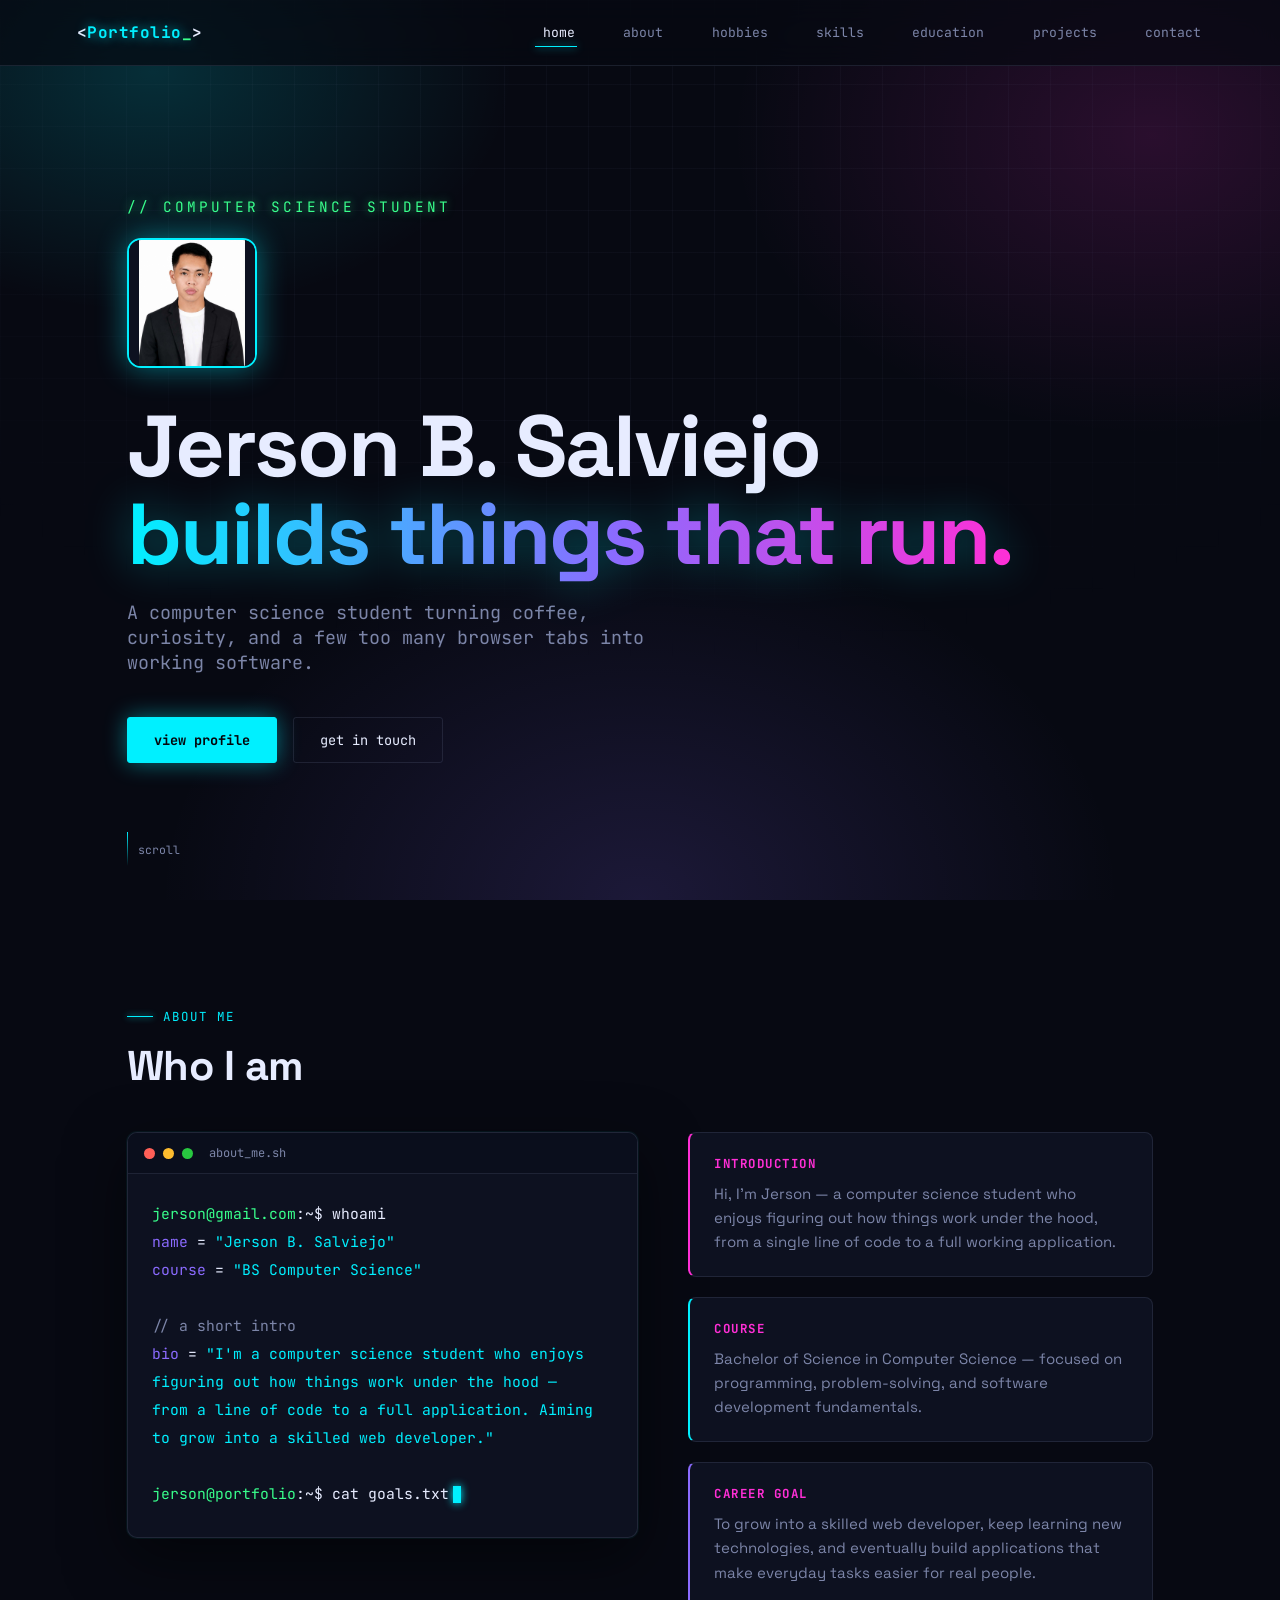
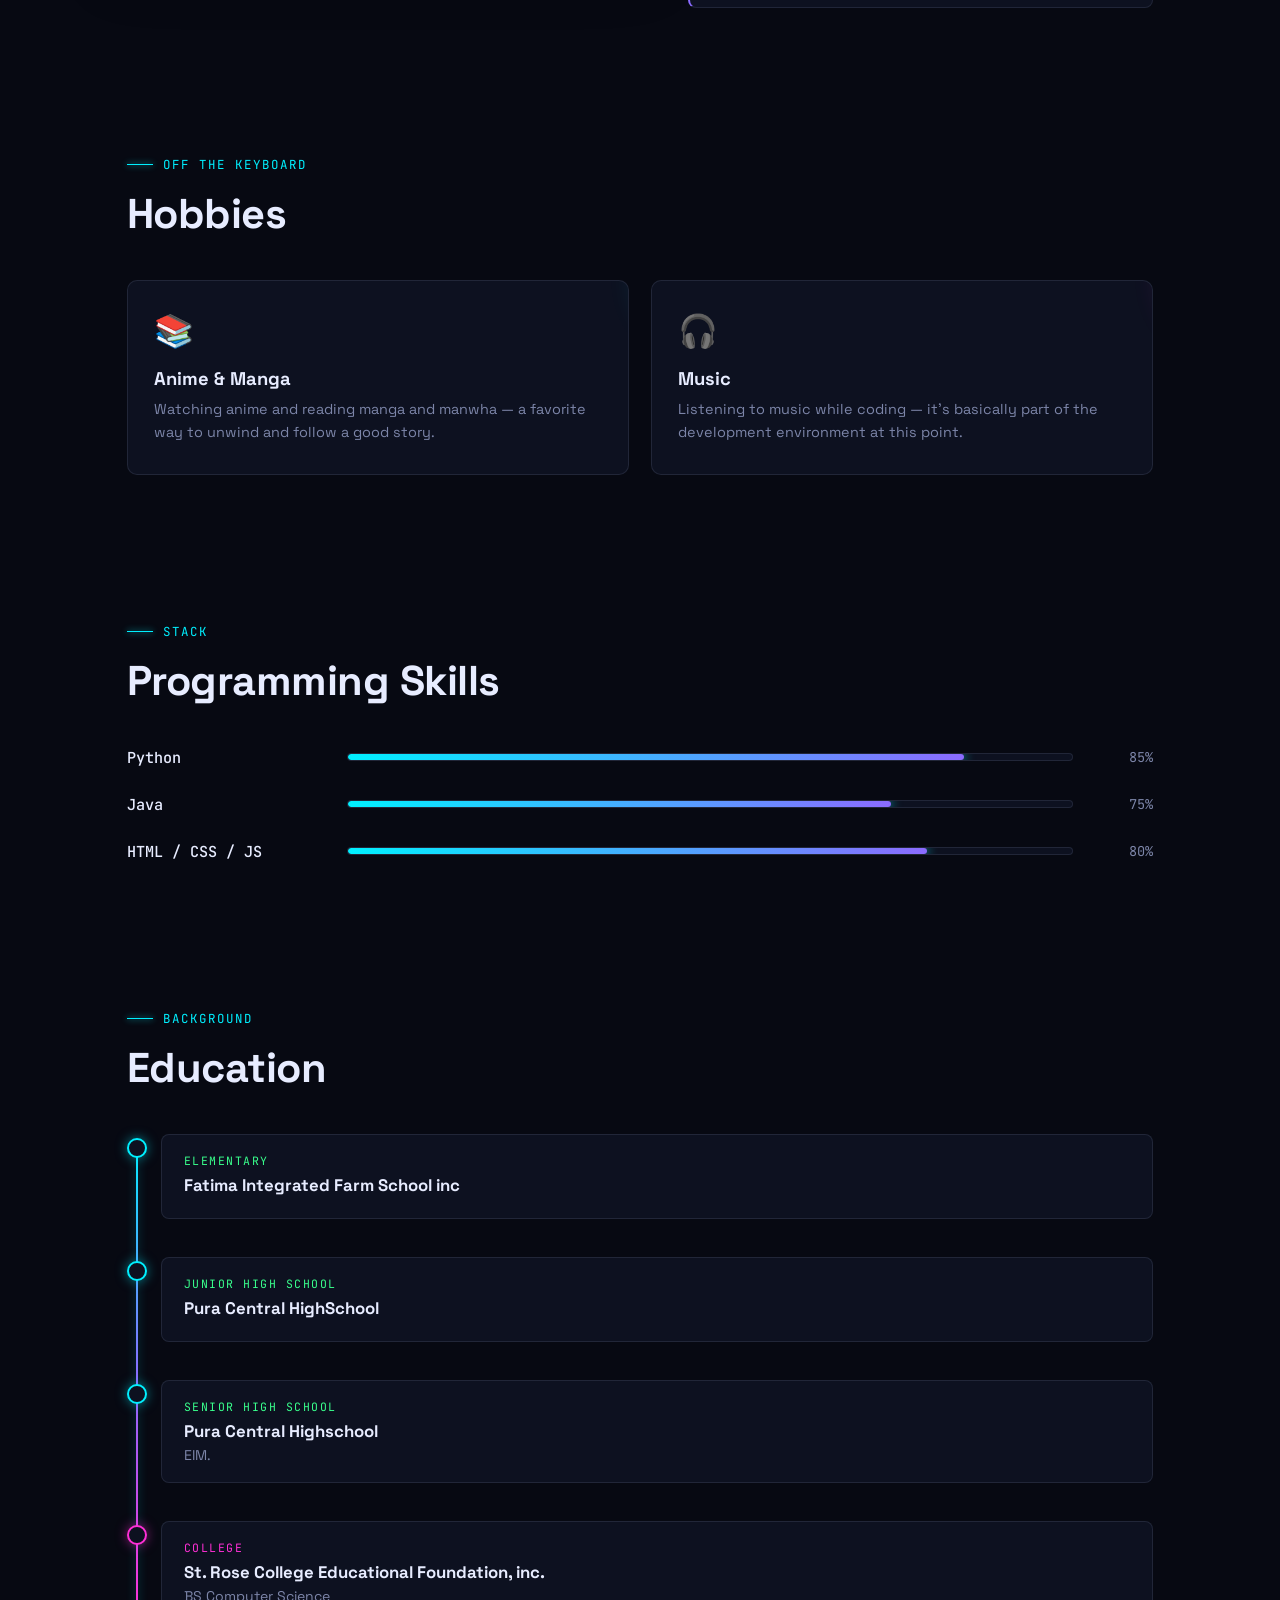
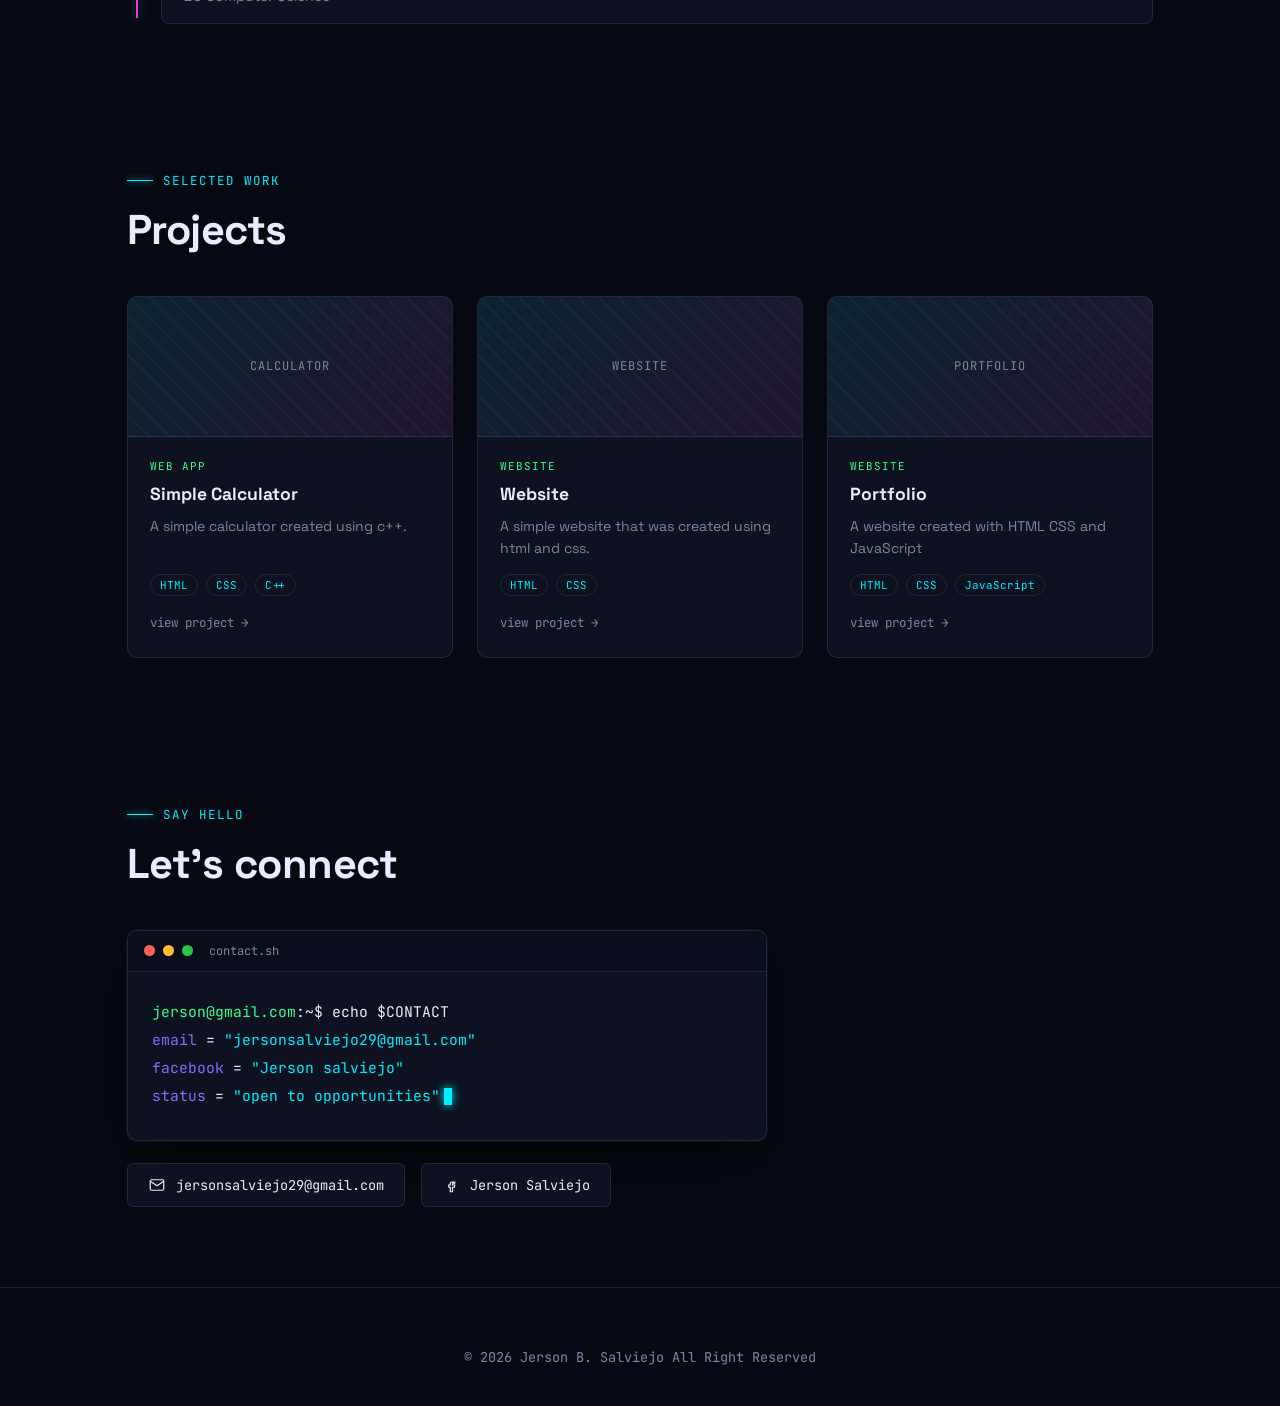
<file: jerson_Portfolio/index.html>
<!DOCTYPE html>
<html lang="en">
<head>
<meta charset="UTF-8">
<meta name="viewport" content="width=device-width, initial-scale=1.0">
<title>Jerson B. Salviejo — Portfolio</title>
<link rel="preconnect" href="https://fonts.googleapis.com">
<link href="https://fonts.googleapis.com/css2?family=Space+Grotesk:wght@400;500;600;700&family=JetBrains+Mono:wght@400;500;700&display=swap" rel="stylesheet">
<style>
  :root{
    --bg: #070912;
    --bg-panel: #0d1120;
    --bg-panel-2: #0a0e1c;
    --cyan: #00f0ff;
    --magenta: #ff2fd6;
    --green: #39ff8c;
    --violet: #8b6bff;
    --text: #e7ecff;
    --text-dim: #7c85a8;
    --border: rgba(124, 133, 168, 0.18);
    --font-display: 'Space Grotesk', sans-serif;
    --font-mono: 'JetBrains Mono', monospace;
  }

  *{margin:0;padding:0;box-sizing:border-box;}

  html{scroll-behavior:smooth;}

  body{
    background: var(--bg);
    color: var(--text);
    font-family: var(--font-display);
    overflow-x:hidden;
    position:relative;
  }

  /* ambient neon background */
  body::before{
    content:"";
    position:fixed; inset:0; z-index:-2;
    background:
      radial-gradient(600px 400px at 12% 8%, rgba(0,240,255,0.16), transparent 60%),
      radial-gradient(700px 500px at 90% 15%, rgba(255,47,214,0.14), transparent 60%),
      radial-gradient(800px 600px at 50% 100%, rgba(139,107,255,0.16), transparent 60%),
      var(--bg);
  }
  body::after{
    content:"";
    position:fixed; inset:0; z-index:-1;
    background-image:
      linear-gradient(rgba(124,133,168,0.05) 1px, transparent 1px),
      linear-gradient(90deg, rgba(124,133,168,0.05) 1px, transparent 1px);
    background-size: 42px 42px;
    mask-image: radial-gradient(ellipse 80% 60% at 50% 20%, black 40%, transparent 90%);
  }

  a{color:inherit; text-decoration:none;}

  ::selection{background: var(--magenta); color: #050608;}

  /* ---------- NAV ---------- */
  nav{
    position: fixed; top:0; left:0; right:0; z-index:100;
    display:flex; align-items:center; justify-content:space-between;
    padding: 18px 6vw;
    background: rgba(7,9,18,0.7);
    backdrop-filter: blur(14px);
    border-bottom: 1px solid var(--border);
  }
  .logo{
    font-family: var(--font-mono);
    font-weight:700;
    font-size: 1rem;
    letter-spacing:0.5px;
    color: var(--text);
  }
  .logo span{color: var(--cyan); text-shadow: 0 0 12px rgba(0,240,255,0.7);}
  .logo .blink{
    display:inline-block;
    animation: blink 1.1s steps(1) infinite;
    color: var(--green);
  }
  @keyframes blink{50%{opacity:0;}}

  .nav-links{
    display:flex; gap: clamp(18px, 3vw, 40px);
    font-family: var(--font-mono);
    font-size: 0.82rem;
  }
  .nav-links a{
    position:relative;
    color: var(--text-dim);
    padding: 6px 2px;
    transition: color 0.25s ease;
  }
  .nav-links a::before{
    content: attr(data-index);
    color: var(--violet);
    margin-right:6px;
  }
  .nav-links a::after{
    content:"";
    position:absolute; left:0; bottom:0; height:1px; width:0%;
    background: var(--cyan);
    box-shadow: 0 0 8px var(--cyan);
    transition: width 0.3s ease;
  }
  .nav-links a:hover, .nav-links a.active{ color: var(--text); }
  .nav-links a:hover::after, .nav-links a.active::after{ width:100%; }

  .nav-toggle{ display:none; }

  /* ---------- SECTION shared ---------- */
  section{
    padding: clamp(90px, 12vh, 140px) 6vw 40px;
    max-width: 1180px;
    margin: 0 auto;
    position:relative;
  }
  .eyebrow{
    font-family: var(--font-mono);
    font-size: 0.78rem;
    color: var(--cyan);
    letter-spacing: 2px;
    text-transform: uppercase;
    margin-bottom: 14px;
    display:flex; align-items:center; gap:10px;
  }
  .eyebrow::before{
    content:""; width:26px; height:1px; background: var(--cyan);
    box-shadow: 0 0 6px var(--cyan);
  }

  h2.section-title{
    font-size: clamp(1.8rem, 4vw, 2.6rem);
    font-weight:700;
    margin-bottom: 40px;
    letter-spacing: -0.5px;
  }

  /* ---------- HERO ---------- */
  #home{
    min-height: 100svh;
    display:flex; flex-direction:column; justify-content:center;
    padding-top: 100px;
  }
  .hero-top{
    display:flex; align-items:center; gap: 34px;
    flex-wrap: wrap;
  }
  .hero-avatar{
    width: 130px; height: 130px;
    border-radius: 14px;
    flex-shrink:0;
    border: 2px solid var(--cyan);
    box-shadow: 0 0 30px rgba(0,240,255,0.45);
    overflow:hidden;
  }
  .hero-avatar img{ width:100%; height:100%; object-fit:contain; display:block; background: var(--bg-panel); }
  .hero-tag{
    font-family: var(--font-mono);
    color: var(--green);
    font-size: 0.9rem;
    letter-spacing: 3px;
    text-transform: uppercase;
    margin-bottom: 22px;
    text-shadow: 0 0 10px rgba(57,255,140,0.6);
  }
  h1.hero-name{
    font-size: clamp(2.6rem, 8vw, 5.4rem);
    line-height: 1.02;
    font-weight: 700;
    letter-spacing: -2px;
    max-width: 900px;
  }
  h1.hero-name .accent{
    background: linear-gradient(90deg, var(--cyan), var(--violet) 55%, var(--magenta));
    -webkit-background-clip:text;
    background-clip:text;
    color:transparent;
    filter: drop-shadow(0 0 22px rgba(0,240,255,0.35));
  }
  .hero-role{
    font-family: var(--font-mono);
    color: var(--text-dim);
    margin-top: 22px;
    font-size: clamp(0.95rem, 1.6vw, 1.15rem);
    max-width: 560px;
  }
  .hero-cta{
    display:flex; gap:16px; margin-top: 42px; flex-wrap:wrap;
  }
  .btn{
    font-family: var(--font-mono);
    font-size: 0.85rem;
    padding: 13px 26px;
    border-radius: 3px;
    cursor:pointer;
    transition: all 0.25s ease;
  }
  .btn-primary{
    background: var(--cyan);
    color: #04060c;
    border: 1px solid var(--cyan);
    box-shadow: 0 0 22px rgba(0,240,255,0.45);
    font-weight:700;
  }
  .btn-primary:hover{ transform: translateY(-2px); box-shadow: 0 0 34px rgba(0,240,255,0.7); }
  .btn-ghost{
    background: transparent;
    border: 1px solid var(--border);
    color: var(--text);
  }
  .btn-ghost:hover{ border-color: var(--magenta); color: var(--magenta); box-shadow: 0 0 18px rgba(255,47,214,0.35); }

  .hero-scroll{
    position:absolute; bottom: 34px; left: 6vw;
    font-family: var(--font-mono); font-size:0.72rem; color: var(--text-dim);
    display:flex; align-items:center; gap:10px;
  }
  .hero-scroll .line{ width:1px; height:34px; background: linear-gradient(var(--cyan), transparent); animation: scrollmove 1.8s ease-in-out infinite; }
  @keyframes scrollmove{ 0%,100%{opacity:0.3;} 50%{opacity:1;} }

  /* ---------- ABOUT / terminal ---------- */
  .about-grid{
    display:grid;
    grid-template-columns: 1.1fr 1fr;
    gap: 50px;
    align-items:start;
  }
  .terminal{
    background: var(--bg-panel);
    border: 1px solid var(--border);
    border-radius: 10px;
    overflow:hidden;
    box-shadow: 0 0 0 1px rgba(0,240,255,0.05), 0 20px 60px rgba(0,0,0,0.5);
  }
  .terminal-bar{
    display:flex; align-items:center; gap:8px;
    padding: 12px 16px;
    background: var(--bg-panel-2);
    border-bottom: 1px solid var(--border);
  }
  .dot{ width:11px; height:11px; border-radius:50%; }
  .dot.red{ background:#ff5f57; } .dot.yellow{ background:#febc2e; } .dot.green{ background:#28c840; }
  .terminal-title{
    font-family: var(--font-mono); font-size:0.75rem; color: var(--text-dim);
    margin-left: 8px;
  }
  .terminal-body{
    padding: 26px 24px 30px;
    font-family: var(--font-mono);
    font-size: 0.92rem;
    line-height: 1.9;
  }
  .prompt{ color: var(--green); }
  .cmd{ color: var(--text); }
  .key{ color: var(--violet); }
  .val{ color: var(--cyan); }
  .comment{ color: var(--text-dim); }
  .cursor-blink{
    display:inline-block; width:8px; height:1.1em; background: var(--cyan);
    vertical-align: text-bottom; margin-left:4px;
    animation: blink 1s steps(1) infinite;
    box-shadow: 0 0 8px var(--cyan);
  }

  .about-side{
    display:flex; flex-direction:column; gap: 20px;
  }

  .avatar-wrap{
    display:flex; align-items:center; gap:22px;
    margin-bottom: 4px;
  }
  .avatar{
    width: 108px; height: 108px;
    border-radius: 50%;
    flex-shrink:0;
    background: var(--bg-panel);
    border: 2px solid var(--cyan);
    box-shadow: 0 0 24px rgba(0,240,255,0.35);
    display:flex; align-items:center; justify-content:center;
    position:relative;
    overflow:hidden;
  }
  .avatar svg{ width:44px; height:44px; opacity:0.5; }
  .avatar-label{
    position:absolute; bottom:0; left:0; right:0;
    font-family: var(--font-mono);
    font-size: 0.55rem;
    letter-spacing: 0.5px;
    text-transform: uppercase;
    color: var(--cyan);
    background: rgba(7,9,18,0.75);
    padding: 4px 0;
  }
  .avatar-meta h3{ font-size: 1.3rem; margin-bottom:4px; }
  .avatar-meta p{ font-family: var(--font-mono); font-size:0.82rem; color: var(--text-dim); }
  .info-card{
    background: var(--bg-panel);
    border: 1px solid var(--border);
    border-left: 2px solid var(--magenta);
    border-radius: 8px;
    padding: 22px 24px;
  }
  .info-card h3{
    font-family: var(--font-mono);
    font-size: 0.78rem;
    text-transform: uppercase;
    letter-spacing: 1.5px;
    color: var(--magenta);
    margin-bottom: 10px;
  }
  .info-card p{ color: var(--text-dim); font-size: 0.94rem; line-height:1.6; }

  /* ---------- HOBBIES ---------- */
  .hobby-grid{
    display:grid;
    grid-template-columns: repeat(auto-fit, minmax(240px,1fr));
    gap: 22px;
  }
  .hobby-card{
    position:relative;
    background: var(--bg-panel);
    border: 1px solid var(--border);
    border-radius: 10px;
    padding: 30px 26px;
    overflow:hidden;
    transition: transform 0.3s ease, border-color 0.3s ease;
  }
  .hobby-card:hover{ transform: translateY(-6px); border-color: var(--cyan); }
  .hobby-card::before{
    content:"";
    position:absolute; top:-40%; right:-30%;
    width:160px; height:160px; border-radius:50%;
    background: radial-gradient(circle, var(--glow, var(--cyan)) 0%, transparent 70%);
    opacity:0.25; filter: blur(10px);
    transition: opacity 0.3s ease;
  }
  .hobby-card:hover::before{ opacity:0.45; }
  .hobby-icon{ font-size: 2rem; margin-bottom: 16px; display:block; }
  .hobby-card h3{ font-size: 1.15rem; margin-bottom:8px; }
  .hobby-card p{ color: var(--text-dim); font-size:0.9rem; line-height:1.6; }

  /* ---------- SKILLS ---------- */
  .skills-list{ display:flex; flex-direction:column; gap: 26px; }
  .skill-row{
    display:grid;
    grid-template-columns: 200px 1fr 60px;
    align-items:center;
    gap: 20px;
    font-family: var(--font-mono);
  }
  .skill-name{ font-size:0.95rem; font-weight:500; }
  .skill-track{
    height: 8px;
    background: var(--bg-panel);
    border: 1px solid var(--border);
    border-radius: 5px;
    overflow:hidden;
    position:relative;
  }
  .skill-fill{
    height:100%;
    border-radius: 5px;
    width:0%;
    background: linear-gradient(90deg, var(--cyan), var(--violet));
    box-shadow: 0 0 12px var(--cyan);
    transition: width 1.4s cubic-bezier(0.16,1,0.3,1);
  }
  .skill-pct{ font-size: 0.85rem; color: var(--text-dim); text-align:right; }

  /* ---------- EDUCATION TIMELINE ---------- */
  .timeline{
    position:relative;
    padding-left: 34px;
  }
  .timeline::before{
    content:"";
    position:absolute; left:9px; top:6px; bottom:6px;
    width:2px;
    background: linear-gradient(var(--cyan), var(--violet), var(--magenta));
    box-shadow: 0 0 10px rgba(0,240,255,0.4);
  }
  .timeline-item{
    position:relative;
    padding-bottom: 38px;
  }
  .timeline-item:last-child{ padding-bottom:0; }
  .timeline-dot{
    position:absolute; left:-34px; top:4px;
    width:20px; height:20px;
    border-radius:50%;
    background: var(--bg-panel);
    border: 2px solid var(--cyan);
    box-shadow: 0 0 12px rgba(0,240,255,0.5);
  }
  .timeline-card{
    background: var(--bg-panel);
    border: 1px solid var(--border);
    border-radius: 8px;
    padding: 18px 22px;
  }
  .timeline-stage{
    font-family: var(--font-mono);
    font-size: 0.72rem;
    color: var(--green);
    text-transform: uppercase;
    letter-spacing: 1.5px;
    margin-bottom: 6px;
  }
  .timeline-card h3{ font-size: 1.05rem; margin-bottom: 4px; }
  .timeline-card p{ color: var(--text-dim); font-size: 0.88rem; }

  /* ---------- PROJECTS ---------- */
  .project-grid{
    display:grid;
    grid-template-columns: repeat(auto-fit, minmax(260px, 1fr));
    gap: 24px;
  }
  .project-card{
    background: var(--bg-panel);
    border: 1px solid var(--border);
    border-radius: 10px;
    overflow:hidden;
    transition: transform 0.3s ease, border-color 0.3s ease;
    display:flex; flex-direction:column;
  }
  .project-card:hover{ transform: translateY(-6px); border-color: var(--violet); box-shadow: 0 10px 40px rgba(139,107,255,0.2); }
  .project-thumb{
    height: 140px;
    display:flex; align-items:center; justify-content:center;
    background:
      linear-gradient(135deg, rgba(0,240,255,0.08), rgba(255,47,214,0.08)),
      repeating-linear-gradient(45deg, rgba(124,133,168,0.06) 0 2px, transparent 2px 14px);
    border-bottom: 1px solid var(--border);
    font-family: var(--font-mono);
    font-size: 0.75rem;
    color: var(--text-dim);
    letter-spacing: 1px;
    text-transform: uppercase;
  }
  .project-body{ padding: 22px 22px 26px; display:flex; flex-direction:column; gap:10px; flex:1; }
  .project-tag{
    font-family: var(--font-mono);
    font-size: 0.68rem;
    color: var(--green);
    text-transform: uppercase;
    letter-spacing: 1px;
  }
  .project-card h3{ font-size: 1.1rem; }
  .project-card p{ color: var(--text-dim); font-size: 0.88rem; line-height:1.6; flex:1; }
  .project-stack{
    display:flex; flex-wrap:wrap; gap:8px;
    margin-top:4px;
  }
  .project-stack span{
    font-family: var(--font-mono);
    font-size: 0.68rem;
    padding: 3px 9px;
    border: 1px solid var(--border);
    border-radius: 20px;
    color: var(--cyan);
  }
  .project-link{
    font-family: var(--font-mono);
    font-size: 0.78rem;
    color: var(--text-dim);
    margin-top: 8px;
    display:inline-flex; align-items:center; gap:6px;
  }

  .contact-links{
    display:flex; gap: 16px; margin-top: 22px; flex-wrap:wrap;
  }
  .contact-link{
    display:flex; align-items:center; gap:10px;
    font-family: var(--font-mono);
    font-size: 0.85rem;
    padding: 12px 20px;
    border: 1px solid var(--border);
    border-radius: 6px;
    background: var(--bg-panel);
    transition: all 0.25s ease;
  }
  .contact-link svg{ width:18px; height:18px; flex-shrink:0; }
  .contact-link.email:hover{ border-color: var(--cyan); color: var(--cyan); box-shadow: 0 0 16px rgba(0,240,255,0.3); }
  .contact-link.facebook:hover{ border-color: var(--violet); color: var(--violet); box-shadow: 0 0 16px rgba(139,107,255,0.3); }

  /* ---------- FOOTER / CONTACT ---------- */
  footer{
    padding: 60px 6vw 40px;
    text-align:center;
    border-top: 1px solid var(--border);
    margin-top: 40px;
  }
  footer .foot-name{ font-family: var(--font-mono); color: var(--text-dim); font-size:0.85rem; }
  footer .foot-name span{ color: var(--green); }

  /* section reveal */
  .reveal{ opacity:0; transform: translateY(24px); transition: opacity 0.7s ease, transform 0.7s ease; }
  .reveal.in{ opacity:1; transform: translateY(0); }

  /* ---------- RESPONSIVE ---------- */
  @media (max-width: 820px){
    .about-grid{ grid-template-columns: 1fr; }
    .skill-row{ grid-template-columns: 120px 1fr 46px; gap:12px; }
  }
  @media (max-width: 640px){
    .nav-links{
      position:fixed; top:64px; right:0; left:0;
      flex-direction:column; gap:0;
      background: rgba(7,9,18,0.97);
      backdrop-filter: blur(14px);
      border-bottom: 1px solid var(--border);
      max-height:0; overflow:hidden;
      transition: max-height 0.35s ease;
    }
    .nav-links.open{ max-height: 320px; }
    .nav-links a{ padding: 16px 6vw; border-bottom: 1px solid var(--border); }
    .nav-toggle{
      display:flex; flex-direction:column; gap:5px; cursor:pointer;
      background:none; border:none; padding:6px;
    }
    .nav-toggle span{ width:22px; height:2px; background: var(--cyan); box-shadow:0 0 6px var(--cyan); }
  }

  /* focus visibility for accessibility */
  a:focus-visible, .btn:focus-visible{ outline: 2px solid var(--cyan); outline-offset:3px; }
  @media (prefers-reduced-motion: reduce){
    *{ animation-duration: 0.001ms !important; transition-duration: 0.001ms !important; }
  }
</style>
</head>
<body>

<nav>
  <div class="logo">&lt;<span>Portfolio</span><span class="blink">_</span>&gt;</div>
  <button class="nav-toggle" id="navToggle" aria-label="Toggle navigation">
    <span></span><span></span><span></span>
  </button>
  <div class="nav-links" id="navLinks">
    <a href="#home" data-index=>home</a>
    <a href="#about" data-index=>about</a>
    <a href="#hobbies" data-index=>hobbies</a>
    <a href="#skills" data-index=>skills</a>
    <a href="#education" data-index=>education</a>
    <a href="#projects" data-index=>projects</a>
    <a href="#contact" data-index=>contact</a>
  </div>
</nav>

<section id="home">
  <div class="hero-tag">// computer science student</div>
  <div class="hero-top">
    <div class="hero-avatar">
      <img src="Jerson-JPG.jpg" alt="Jerson B. Salviejo">
    </div>
    <h1 class="hero-name">Jerson B. Salviejo<br><span class="accent">builds things that run.</span></h1>
  </div>
  <p class="hero-role">A computer science student turning coffee, curiosity, and a few too many browser tabs into working software.</p>
  <div class="hero-cta">
    <a href="#about" class="btn btn-primary">view profile</a>
    <a href="#contact" class="btn btn-ghost">get in touch</a>
  </div>
  <div class="hero-scroll"><div class="line"></div>scroll</div>
</section>

<section id="about">
  <div class="eyebrow">About me</div>
  <h2 class="section-title reveal">Who I am</h2>

  <div class="about-grid">
    <div class="terminal reveal">
      <div class="terminal-bar">
        <span class="dot red"></span><span class="dot yellow"></span><span class="dot green"></span>
        <span class="terminal-title">about_me.sh</span>
      </div>
      <div class="terminal-body">
        <div><span class="prompt">jerson@gmail.com</span><span class="cmd">:~$ whoami</span></div>
        <div><span class="key">name</span> = <span class="val">"Jerson B. Salviejo"</span></div>
        <div><span class="key">course</span> = <span class="val">"BS Computer Science"</span></div>
        <br>
        <div class="comment">// a short intro</div>
        <div><span class="key">bio</span> = <span class="val">"I'm a computer science student who enjoys</span></div>
        <div><span class="val">figuring out how things work under the hood —</span></div>
        <div><span class="val">from a line of code to a full application. Aiming</span></div>
        <div><span class="val">to grow into a skilled web developer."</span></div>
        <br>
        <div><span class="prompt">jerson@portfolio</span><span class="cmd">:~$ cat goals.txt</span><span class="cursor-blink"></span></div>
      </div>
    </div>

    <div class="about-side">
      <div class="info-card reveal">
        <h3>Introduction</h3>
        <p>Hi, I'm Jerson — a computer science student who enjoys figuring out how things work under the hood, from a single line of code to a full working application.</p>
      </div>
      <div class="info-card reveal" style="border-left-color:var(--cyan)">
        <h3>Course</h3>
        <p>Bachelor of Science in Computer Science — focused on programming, problem-solving, and software development fundamentals.</p>
      </div>
      <div class="info-card reveal" style="border-left-color:var(--violet)">
        <h3>Career Goal</h3>
        <p>To grow into a skilled web developer, keep learning new technologies, and eventually build applications that make everyday tasks easier for real people.</p>
      </div>
    </div>
  </div>
</section>

<section id="hobbies">
  <div class="eyebrow">Off the keyboard</div>
  <h2 class="section-title reveal">Hobbies</h2>

  <div class="hobby-grid">
    <div class="hobby-card reveal" style="--glow: var(--cyan)">
      <span class="hobby-icon">📚</span>
      <h3>Anime &amp; Manga</h3>
      <p>Watching anime and reading manga and manwha — a favorite way to unwind and follow a good story.</p>
    </div>
    <div class="hobby-card reveal" style="--glow: var(--magenta)">
      <span class="hobby-icon">🎧</span>
      <h3>Music</h3>
      <p>Listening to music while coding — it's basically part of the development environment at this point.</p>
    </div>
  </div>
</section>

<section id="skills">
  <div class="eyebrow">Stack</div>
  <h2 class="section-title reveal">Programming Skills</h2>

  <div class="skills-list">
    <div class="skill-row reveal">
      <span class="skill-name">Python</span>
      <div class="skill-track"><div class="skill-fill" data-fill="85"></div></div>
      <span class="skill-pct">85%</span>
    </div>
    <div class="skill-row reveal">
      <span class="skill-name">Java</span>
      <div class="skill-track"><div class="skill-fill" data-fill="75"></div></div>
      <span class="skill-pct">75%</span>
    </div>
    <div class="skill-row reveal">
      <span class="skill-name">HTML / CSS / JS</span>
      <div class="skill-track"><div class="skill-fill" data-fill="80"></div></div>
      <span class="skill-pct">80%</span>
    </div>
  </div>
</section>

<section id="education">
  <div class="eyebrow">Background</div>
  <h2 class="section-title reveal">Education</h2>

  <div class="timeline">
    <div class="timeline-item reveal">
      <div class="timeline-dot"></div>
      <div class="timeline-card">
        <div class="timeline-stage">Elementary</div>
        <h3>Fatima Integrated Farm School inc</h3>
        <p></p>
      </div>
    </div>
    <div class="timeline-item reveal">
      <div class="timeline-dot"></div>
      <div class="timeline-card">
        <div class="timeline-stage">Junior High School</div>
        <h3>Pura Central HighSchool</h3>
        <p></p>
      </div>
    </div>
    <div class="timeline-item reveal">
      <div class="timeline-dot"></div>
      <div class="timeline-card">
        <div class="timeline-stage">Senior High School</div>
        <h3>Pura Central Highschool</h3>
        <p>EIM.</p>
      </div>
    </div>
    <div class="timeline-item reveal">
      <div class="timeline-dot" style="border-color:var(--magenta); box-shadow:0 0 12px rgba(255,47,214,0.5);"></div>
      <div class="timeline-card">
        <div class="timeline-stage" style="color:var(--magenta)">College</div>
        <h3>St. Rose College Educational Foundation, inc.</h3>
        <p>BS Computer Science</p>
      </div>
    </div>
  </div>
</section>

<section id="projects">
  <div class="eyebrow">Selected work</div>
  <h2 class="section-title reveal">Projects</h2>

  <div class="project-grid">
    <div class="project-card reveal">
      <div class="project-thumb">Calculator</div>
      <div class="project-body">
        <span class="project-tag">web app</span>
        <h3>Simple Calculator</h3>
        <p>A simple calculator created using c++.</p>
        <div class="project-stack"><span>HTML</span><span>CSS</span><span>C++</span></div>
        <a href="#" class="project-link">view project →</a>
      </div>
    </div>
    <div class="project-card reveal">
      <div class="project-thumb">Website</div>
      <div class="project-body">
        <span class="project-tag">Website</span>
        <h3>Website</h3>
        <p>A simple website that was created using html and css.</p>
        <div class="project-stack"><span>HTML</span><span>CSS</span></div>
        <a href="#" class="project-link">view project →</a>
      </div>
    </div>
    <div class="project-card reveal">
      <div class="project-thumb">Portfolio</div>
      <div class="project-body">
        <span class="project-tag">Website</span>
        <h3>Portfolio</h3>
        <p>A website created with HTML CSS and JavaScript</p>
        <div class="project-stack"><span>HTML</span><span>CSS</span><Span>JavaScript</Span></div>
        <a href="#" class="project-link">view project →</a>
      </div>
    </div>
    </div>
  </div>
</section>

<section id="contact">
  <div class="eyebrow">Say hello</div>
  <h2 class="section-title reveal">Let's connect</h2>
  <div class="terminal reveal" style="max-width:640px;">
    <div class="terminal-bar">
      <span class="dot red"></span><span class="dot yellow"></span><span class="dot green"></span>
      <span class="terminal-title">contact.sh</span>
    </div>
    <div class="terminal-body">
      <div><span class="prompt">jerson@gmail.com</span><span class="cmd">:~$ echo $CONTACT</span></div>
      <div><span class="key">email</span> = <span class="val">"jersonsalviejo29@gmail.com"</span></div>
      <div><span class="key">facebook</span> = <span class="val">"Jerson salviejo"</span></div>
      <div><span class="key">status</span> = <span class="val">"open to opportunities"</span><span class="cursor-blink"></span></div>
    </div>
  </div>
  <div class="contact-links reveal">
    <a href="mailto:jerson.salviejo@example.com" class="contact-link email">
      <svg viewBox="0 0 24 24" fill="none" stroke="currentColor" stroke-width="1.6"><rect x="3" y="5" width="18" height="14" rx="2"/><path d="M3 7l9 6 9-6"/></svg>
      jersonsalviejo29@gmail.com
    </a>
    <a href="https://facebook.com/yourprofile" target="_blank" rel="noopener" class="contact-link facebook">
      <svg viewBox="0 0 24 24" fill="none" stroke="currentColor" stroke-width="1.6"><path d="M15 8h-2a2 2 0 00-2 2v2H9v3h2v6h3v-6h2.5l.5-3H14v-1.5c0-.6.4-1 1-1h2V8z"/></svg>
      Jerson Salviejo
    </a>
  </div>
</section>

<footer>
  <div class="foot-name">© 2026 Jerson B. Salviejo All Right Reserved</div>
</footer>

<script>
  // mobile nav toggle
  const navToggle = document.getElementById('navToggle');
  const navLinks = document.getElementById('navLinks');
  navToggle.addEventListener('click', () => navLinks.classList.toggle('open'));

  // close menu + smooth active state on link click
  const links = document.querySelectorAll('.nav-links a');
  links.forEach(link => {
    link.addEventListener('click', () => navLinks.classList.remove('open'));
  });

  // active link highlight on scroll
  const sections = document.querySelectorAll('section[id]');
  function onScroll(){
    let current = sections[0].id;
    sections.forEach(sec => {
      const rect = sec.getBoundingClientRect();
      if(rect.top <= 120) current = sec.id;
    });
    links.forEach(l => l.classList.toggle('active', l.getAttribute('href') === '#' + current));
  }
  window.addEventListener('scroll', onScroll);
  onScroll();

  // reveal on scroll
  const revealEls = document.querySelectorAll('.reveal');
  const io = new IntersectionObserver((entries) => {
    entries.forEach(e => {
      if(e.isIntersecting){
        e.target.classList.add('in');
        io.unobserve(e.target);
      }
    });
  }, { threshold: 0.15 });
  revealEls.forEach(el => io.observe(el));

  // animate skill bars when visible
  const skillFills = document.querySelectorAll('.skill-fill');
  const skillIO = new IntersectionObserver((entries) => {
    entries.forEach(e => {
      if(e.isIntersecting){
        e.target.style.width = e.target.dataset.fill + '%';
        skillIO.unobserve(e.target);
      }
    });
  }, { threshold: 0.3 });
  skillFills.forEach(el => skillIO.observe(el));
</script>

</body>
</html>
</file>
